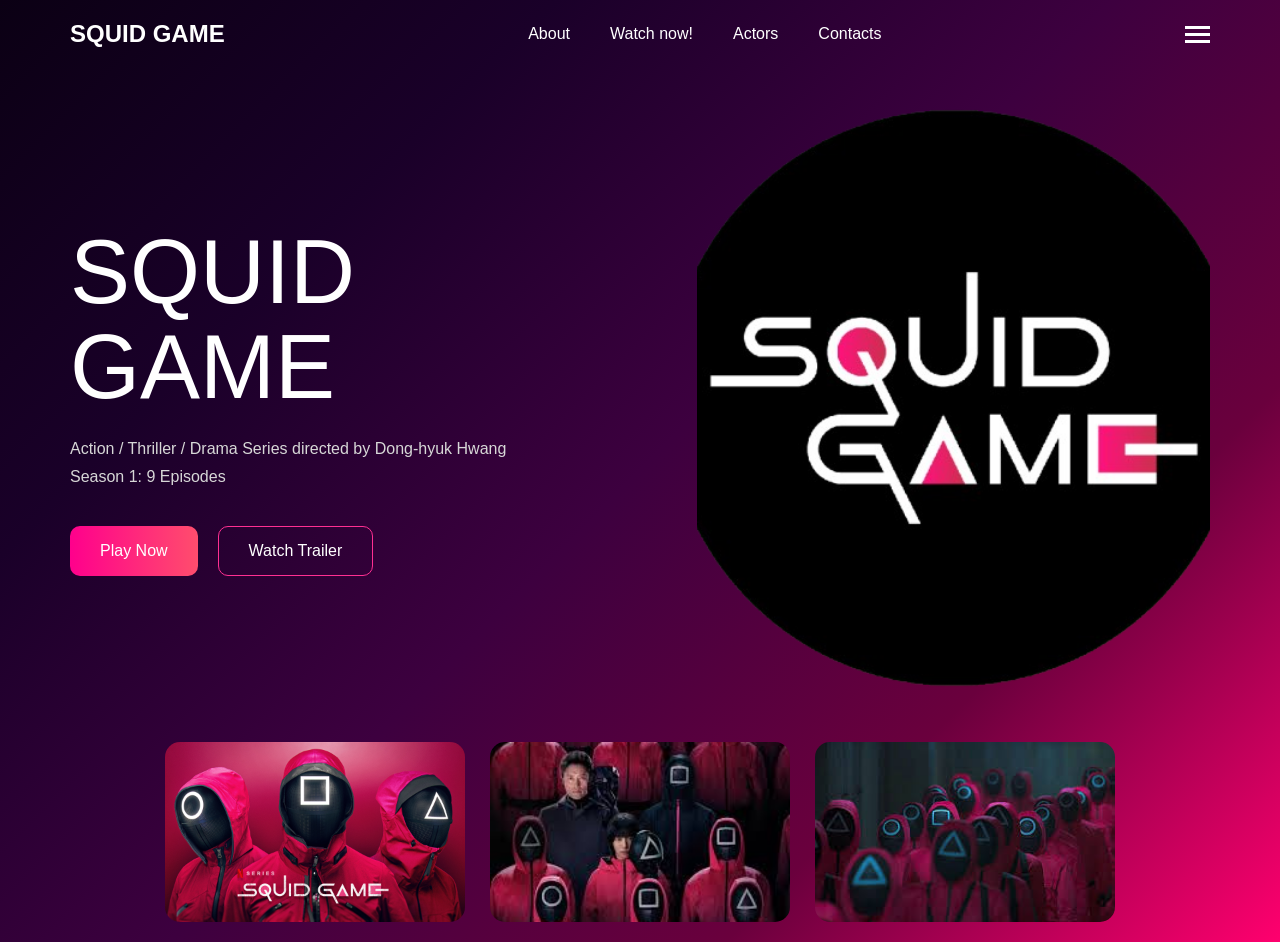
<file: assignment/index.html>
<!DOCTYPE html>
<html lang="en">
<head>
    <meta charset="UTF-8">
    <meta name="viewport" content="width=device-width, initial-scale=1.0">
    <title>Squid Game Landing Page</title>
    <link rel="stylesheet" href="style.css">
    <link rel="stylesheet"
        href="squid.png">
</head>
<body>

    <div class="container">

        <!-- Navbar -->
        <nav class="navbar">
            <div class="logo">SQUID GAME</div>

            <ul class="nav-links">
                <li><a href="">About</a></li>
                <li><a href="">Watch now!</a></li>
                <li><a href="">Actors</a></li>
                <li><a href="">Contacts</a></li>
            </ul>

            <div class="menu">
                <span></span>
                <span></span>
                <span></span>
            </div>
        </nav>

        <!-- Hero Section -->
        <div class="hero">

            <!-- Left Content -->
            <div class="left-content">
                <h1>SQUID <br> GAME</h1>

                <p>
                    Action / Thriller / Drama Series directed by Dong-hyuk Hwang
                    <br>
                    Season 1: 9 Episodes
                </p>

                <div class="buttons">
                    <button class="play-btn">
                        <i class="fa-solid fa-play"></i> Play Now
                    </button>

                    <button class="trailer-btn">
                        Watch Trailer
                    </button>
                </div>
            </div>


            <div class="right-content">
                <img src="squid-game-logo-in-circle-removebg-preview.png" alt="squid game">
            </div>

        </div>
        <div class="cards">

            <div class="card">
                <img src="squi.png" >
            </div>

            <div class="card">
                <img src="images.jpg">
            </div>

            <div class="card">
                <img src="download (1).jpg">
            </div>

        </div>

    </div>

</body>
</html>
</file>
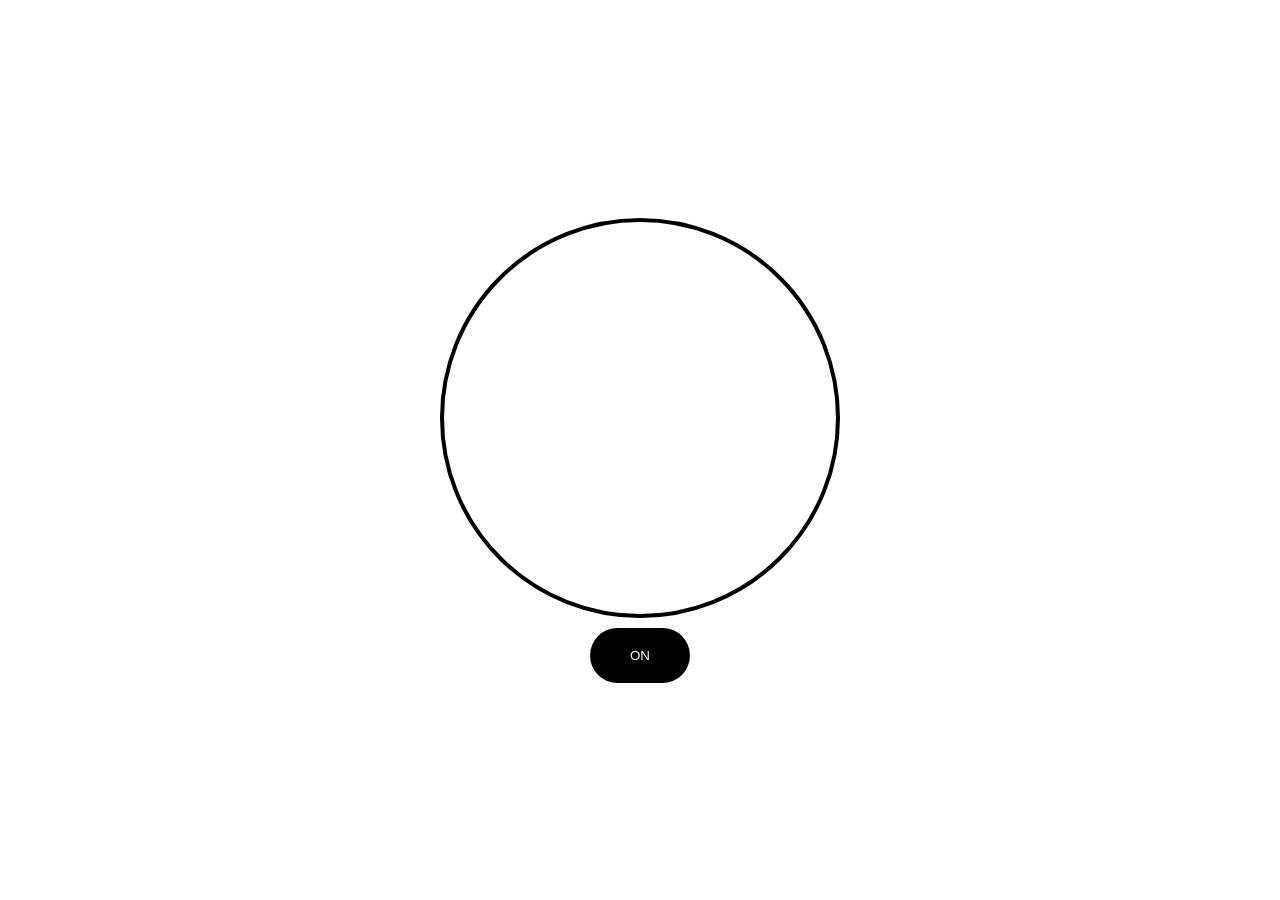
<file: Day1/index.html>
<!doctype html>
<html lang="en">
<head>
    <meta charset="UTF-8">
    <meta name="viewport" content="width=device-width, initial-scale=1.0">
    <title>Bulb</title>

    <link rel="stylesheet" href="style.css">
    <script src="script.js" defer></script>
</head>

<body>
    <main>
        <div class="bulb"></div>
        <button>ON</button>
    </main>
</body>
</html>
</file>
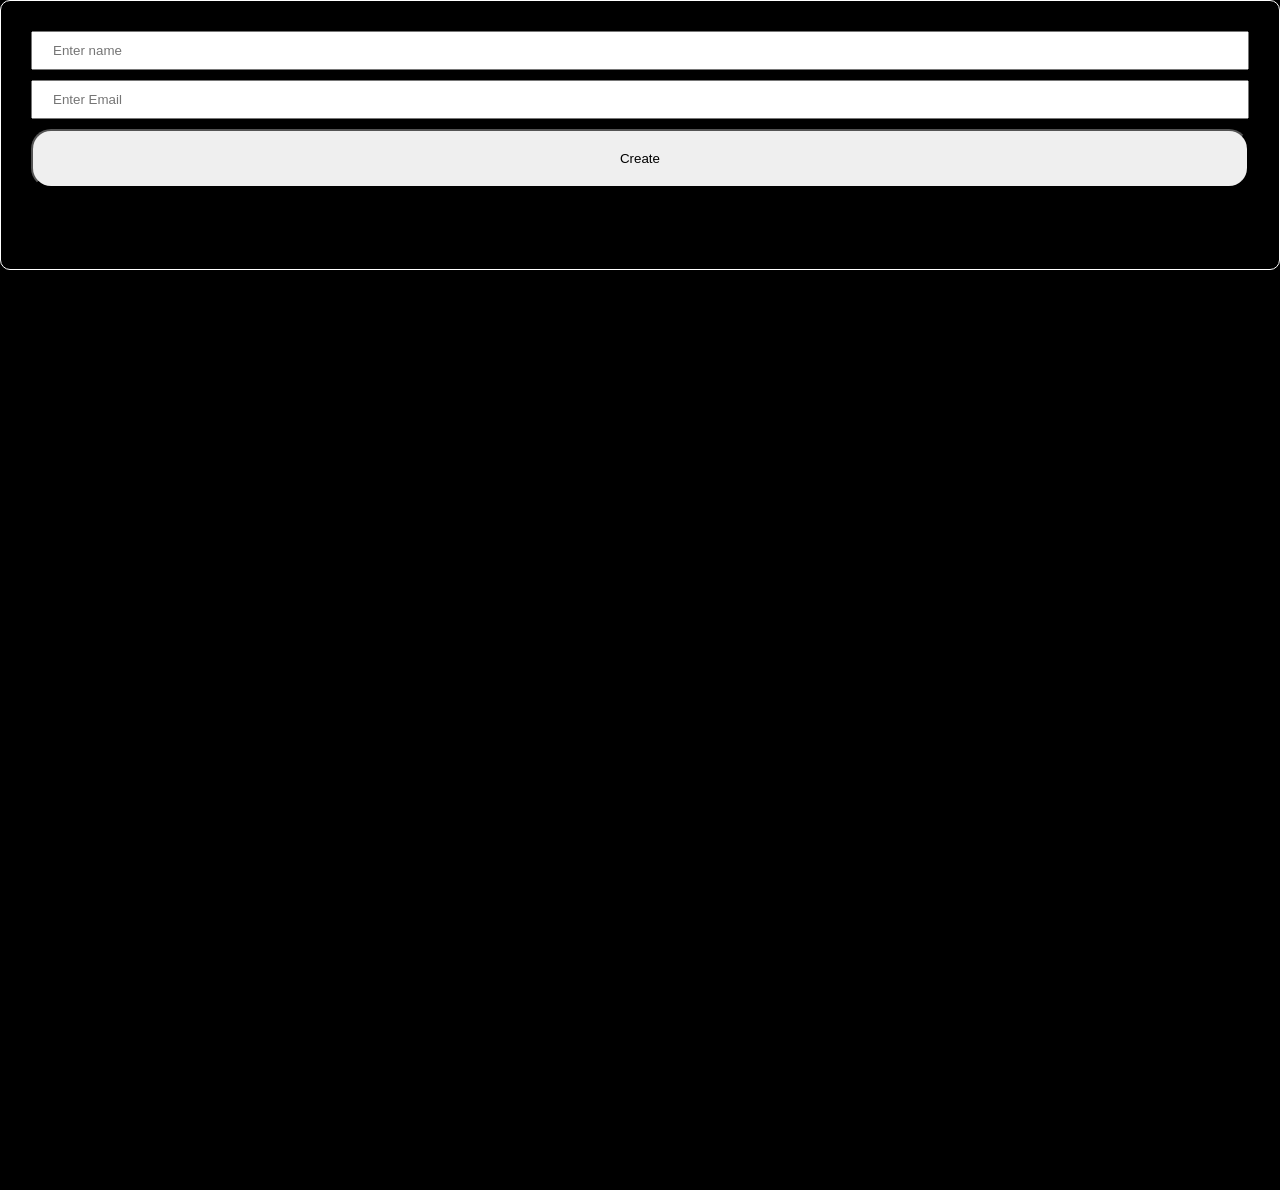
<file: Proj2/index.html>
<!doctype html>
<html lang="en">
  <head>
    <meta charset="UTF-8" />
    <meta name="viewport" content="width=device-width, initial-scale=1.0" />
    <title>Document</title>
    <link rel="stylesheet" href="style.css" />
  </head>
  <body>
    <form action="">
      <input id="name" type="text" placeholder="Enter name" />
      <input id="email" type="text" placeholder="Enter Email" />
      <button>Create</button>
    </form>

    <div class="user"></div>
  </body>
  <script src="script.js"></script>
</html>
</file>
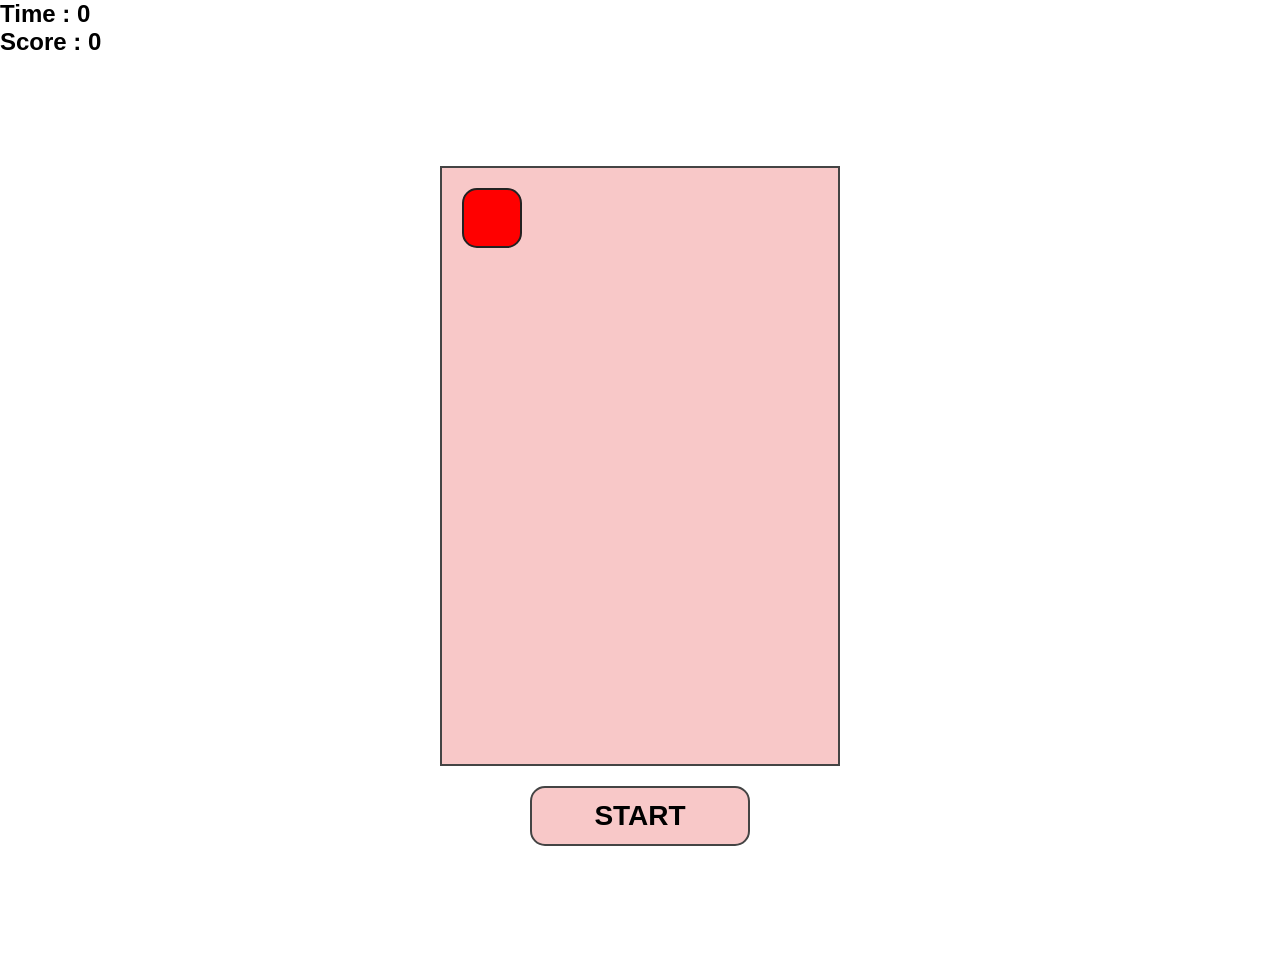
<file: Project3/index.html>
<!DOCTYPE html>
<html lang="en">
<head>
    <meta charset="UTF-8">
    <meta name="viewport" content="width=device-width, initial-scale=1.0">
    <title>Reaction Game</title>
    <link rel="stylesheet" href="style.css">
</head>
<body>

    <div class="top-bar">
        <h2>Time : <span id="timer">0</span></h2>
        <h2>Score : <span id="score">0</span></h2>
    </div>


    <main>

        <div class="game-area">
            <div class="target"></div>
        </div>

        <button id="startBtn">START</button>

    </main>

  
    <div id="overlay">

        <h1>GAME OVER</h1>

        <h2>Your Score</h2>

        <h1 id="finalScore">0</h1>

    </div>

    <script src="script.js"></script>

</body>
</html>
</file>
<file: assignment/style.css>
*{
    margin: 0;
    padding: 0;
    box-sizing: border-box;
    font-family: Arial, Helvetica, sans-serif;
}
@font-face {
    font-family: heheh;
    src: url(Poppins-Regular.ttf);
}

body{
    background: linear-gradient(135deg,
        #0b0014 0%,
        #1a0029 25%,
        #3d003f 50%,
        #6a003d 75%,
        #ff006e 100%);
    min-height: 100vh;
    color: white;
}

.container{
    width: 100%;
    padding: 20px 70px;
    position: relative;
}

/* Navbar */

.navbar{
    display: flex;
    justify-content: space-between;
    align-items: center;
    position: relative;
}

.logo{
    font-size: 24px;
    font-weight: bold;
    color: white;
    font-family:'Gill Sans', 'Gill Sans MT', Calibri, 'Trebuchet MS', sans-serif;
}

.nav-links{
    display: flex;
    gap: 40px;
    list-style: none;
}

.nav-links a{
    text-decoration: none;
    color: white;
    transition: 0.3s;
}

.nav-links a:hover,
.nav-links .active{
    color: #ff2f92;
}

.menu{
    display: flex;
    flex-direction: column;
    gap: 4px;
    cursor: pointer;
}

.menu span{
    width: 25px;
    height: 3px;
    background: white;
}

/* Hero Section */

.hero{
    display: flex;
    justify-content: space-between;
    align-items: center;
    margin-top: 50px;
    position: relative;
}

.left-content{
    width: 45%;
}

.left-content h1{
    font-size: 90px;
    line-height: 95px;
    color: white;
    font-family:'Gill Sans', 'Gill Sans MT', Calibri, 'Trebuchet MS', sans-serif;
    font-weight: 500;
}

.left-content p{
    margin-top: 20px;
    line-height: 28px;
    color: #d7d7d7;
}

.buttons{
    display: flex;
    gap: 20px;
    margin-top: 35px;
}

.play-btn,
.trailer-btn{
    padding: 15px 30px;
    border-radius: 10px;
    border: none;
    font-size: 16px;
    cursor: pointer;
}

.play-btn{
    background: linear-gradient(to right,
        #ff008c,
        #ff4d6d);
    color: white;
}

.trailer-btn{
    background: transparent;
    border: 1px solid #ff2f92;
    color: white;
    transition: all ease 0.5s;
}

.trailer-btn:hover{
    color: white;
    background-color: black;
}

.right-content{
    width: 45%;
    position: relative;
}

.right-content img{
    width: 100%;
    height: 600px;
    object-fit: cover;
    border-radius: 20px;
}

/* Cards */

.cards{
    display: flex;
    justify-content: center;
    gap: 25px;
    margin-top: 40px;
    position: relative;
}

.card{
    width: 300px;
    height: 180px;
    overflow: hidden;
    border-radius: 15px;
    position: relative;
}

.card img{
    width: 100%;
    height: 100%;
    object-fit: cover;
    transition: 0.5s;
}

.card:hover img{
    transform:translatey(-10px);
}
</file>
<file: Day1/style.css>
* {
  margin: 0;
  padding: 0;
  box-sizing: border-box;
 
}
body,
html {
  height: 100%;
  width: 100%;
}
main {
  height: 100%;
  width: 100%;
  display: flex;
  flex-direction: column;
  justify-content: center;
  align-items: center;
  gap: 10px;
}
.bulb {
  height: 400px;
  width: 400px;
  border-radius: 50%;
  border: 4px solid black;
  background-color: white;
}
button{
    padding: 20px 40px;
    border-radius:30px;
    border: 20px ;
    color: white;
    background-color:black;
}
</file>
<file: Proj2/style.css>
* {
  margin: 0;
  padding: 0;
  box-sizing: border-box;
 
}
body,
html {
  height: 100%;
  width: 100%;
  background-color: black;
  font-family: system-ui, -apple-system, BlinkMacSystemFont, 'Segoe UI', Roboto, Oxygen, Ubuntu, Cantarell, 'Open Sans', 'Helvetica Neue', sans-serif;
}
form{
    height:30% ;
    width: 100%;
    display: flex;
    flex-direction: column;
    border-radius: 10px;
    border: 1px solid white;
    padding: 30px;
    gap: 10px

}
input{
    padding: 10px 20px;
    border-radius: 10px solid white;
    outline: none;

}
button{
    padding: 20px;
    border-radius: 20px;

}
.user{
    display: flex;
    flex-wrap: wrap;
    gap: 10px;
    height: 100%;
    width: 100%;
    margin-top: 20px; 


}
.usercard{
    height: 40%;
    width: 50%;
    border: 2px solid white;
    border-radius: 10px;
    background-color: antiquewhite;
    


}
.imgbox{
    height: 70%;
    border-radius: 15px;
    margin-bottom: 10px;

}
.imgbox img{
    height: 80%;
    width: 100%;
    padding: 10px;
    border-radius: 15px;
    object-fit: cover;
}
</file>
<file: Project3/style.css>
* {
  margin: 0;
  padding: 0;
  box-sizing: border-box;
  font-family: Arial, Helvetica, sans-serif;
}

body {
  width: 100%;
  height: 100vh;
  background: #ffffff;
}

main {
  width: 100%;
  height: 100vh;

  display: flex;
  flex-direction: column;
  justify-content: center;
  align-items: center;

  gap: 20px;
}

.info {
  width: 400px; /* Same width as game area */
  display: flex;
  justify-content: space-between;
  align-items: center;
}

.info h2 {
  font-size: 32px;
  font-weight: bold;
}

.game-area {
  width: 400px;
  height: 600px;

  background: #f8c8c8;
  border: 2px solid #444;

  position: relative;
  overflow: hidden;
}

.target {
  width: 60px;
  height: 60px;

  position: absolute;
  top: 20px;
  left: 20px;

  background: red;
  border: 2px solid #222;
  border-radius: 15px;

  cursor: pointer;

  transition:
    left 0.25s ease,
    top 0.25s ease,
    background-color 0.25s ease;
}

#startBtn {
  width: 220px;
  height: 60px;

  border: 2px solid #444;
  border-radius: 15px;

  background: #f8c8c8;

  font-size: 28px;
  font-weight: bold;

  cursor: pointer;

  transition: 0.2s;
}

#startBtn:hover {
  background: #f3b3b3;
  transform: scale(1.05);
}

#startBtn:active {
  transform: scale(0.97);
}

#overlay {
  position: fixed;
  inset: 0;

  display: flex;
  justify-content: center;
  align-items: center;
  flex-direction: column;

  background: rgba(0, 0, 0, 0.85);
  color: white;

  visibility: hidden;
  opacity: 0;

  transition: 0.3s ease;

  z-index: 1000;
}

#overlay.show {
  visibility: visible;
  opacity: 1;
}

#overlay h1 {
  font-size: 70px;
  margin-bottom: 15px;
}

#overlay h2 {
  font-size: 35px;
  margin-bottom: 10px;
}

#finalScore {
  color: gold;
  font-size: 60px;
}
</file>
